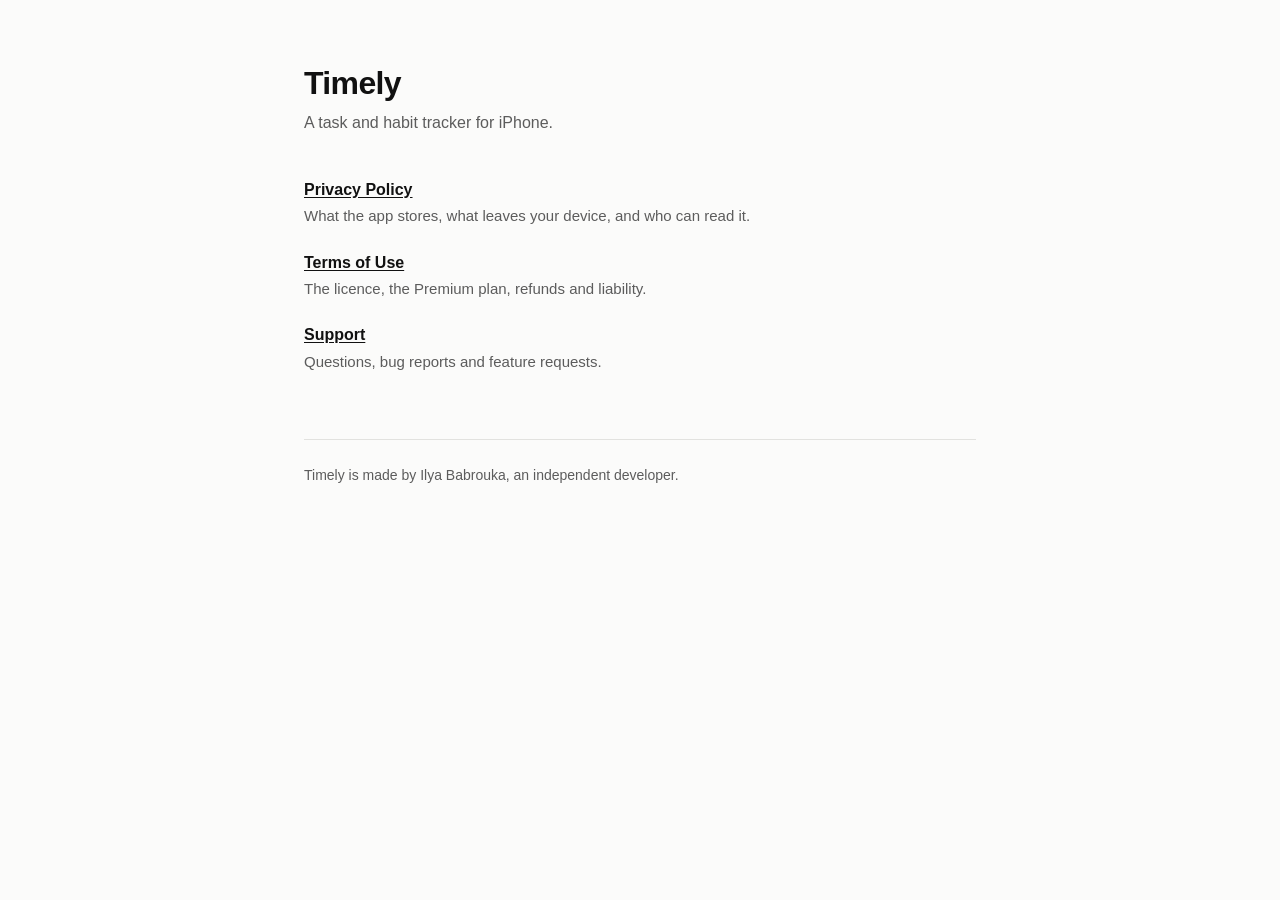
<file: index.html>
<!doctype html>
<html lang="en">
<head>
<meta charset="utf-8">
<meta name="viewport" content="width=device-width, initial-scale=1">
<title>Timely</title>
<link rel="stylesheet" href="style.css">
</head>
<body>
<main>
  <h1>Timely</h1>
  <p class="lede">A task and habit tracker for iPhone.</p>

  <ul class="home-links">
    <li>
      <a href="privacy/"><strong>Privacy Policy</strong></a>
      <span>What the app stores, what leaves your device, and who can read it.</span>
    </li>
    <li>
      <a href="terms/"><strong>Terms of Use</strong></a>
      <span>The licence, the Premium plan, refunds and liability.</span>
    </li>
    <li>
      <a href="support/"><strong>Support</strong></a>
      <span>Questions, bug reports and feature requests.</span>
    </li>
  </ul>

  <footer>
    <p>Timely is made by Ilya Babrouka, an independent developer.</p>
  </footer>
</main>
</body>
</html>
</file>
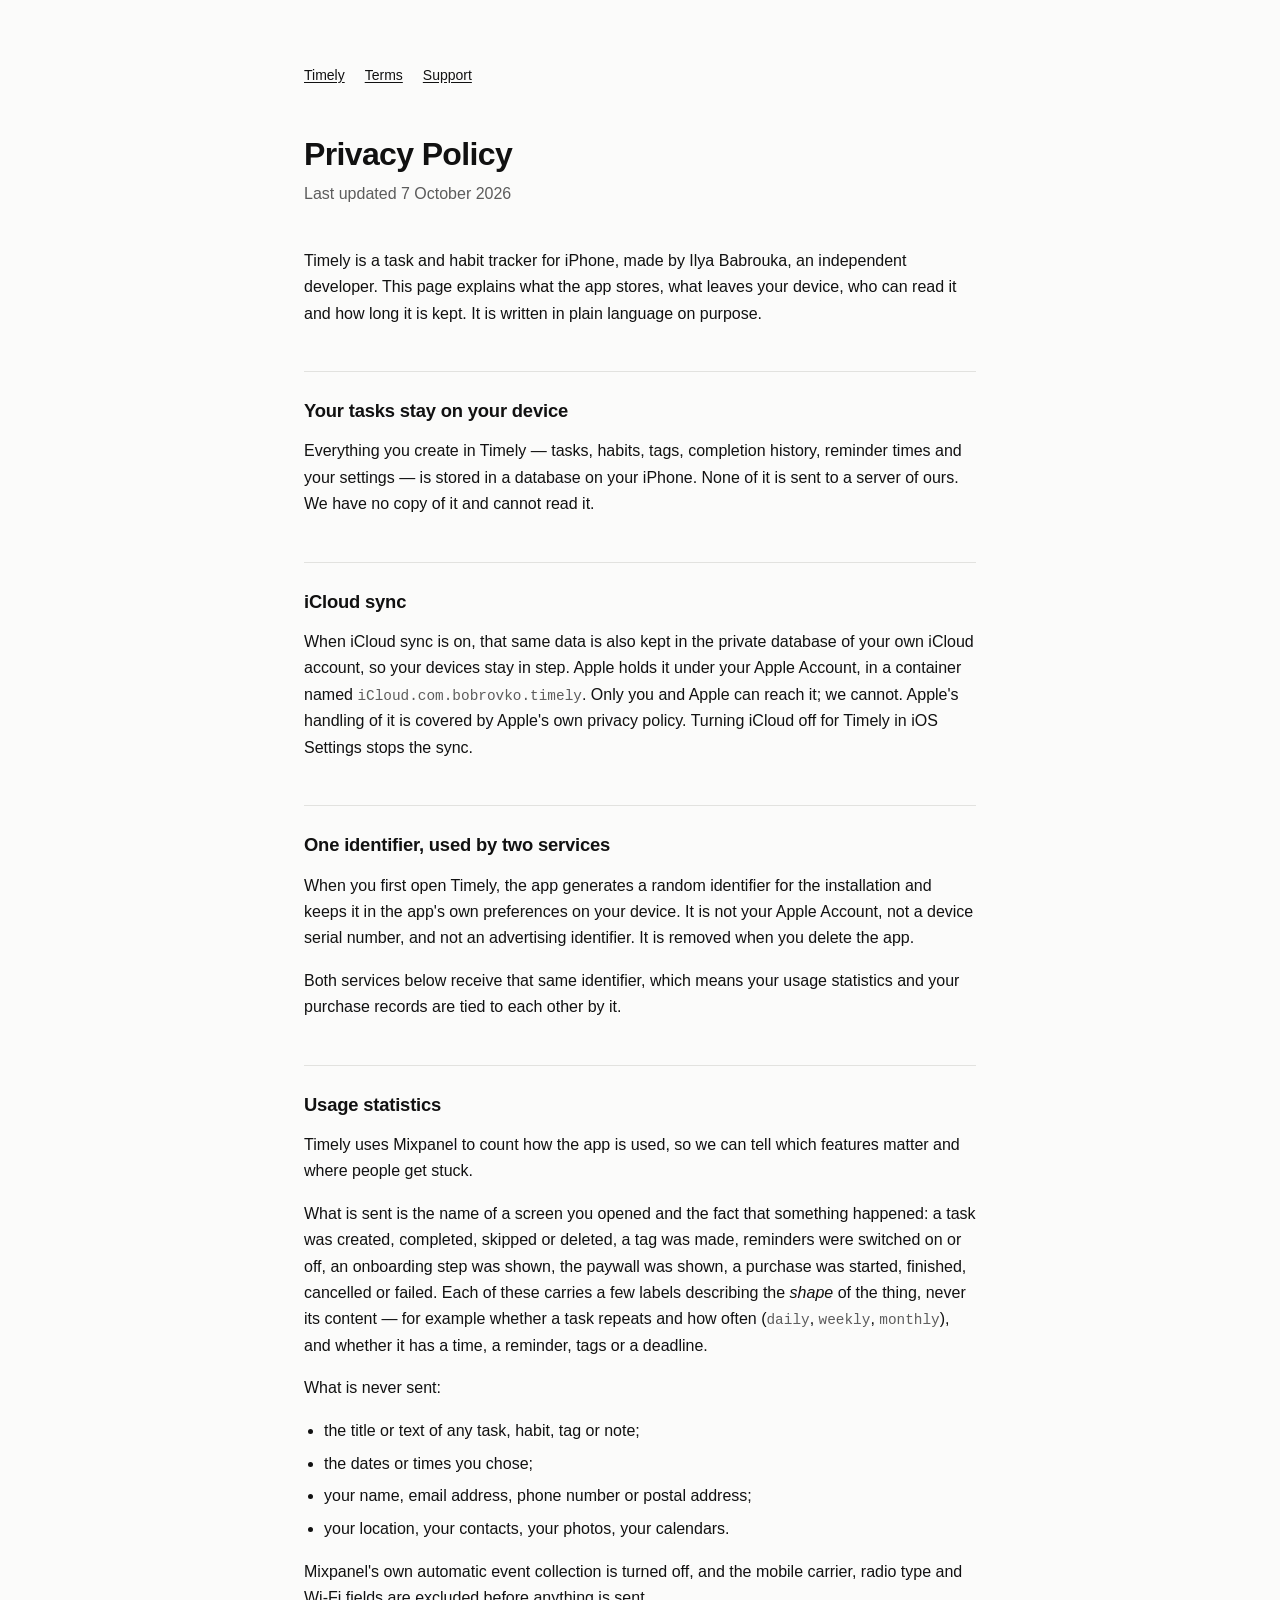
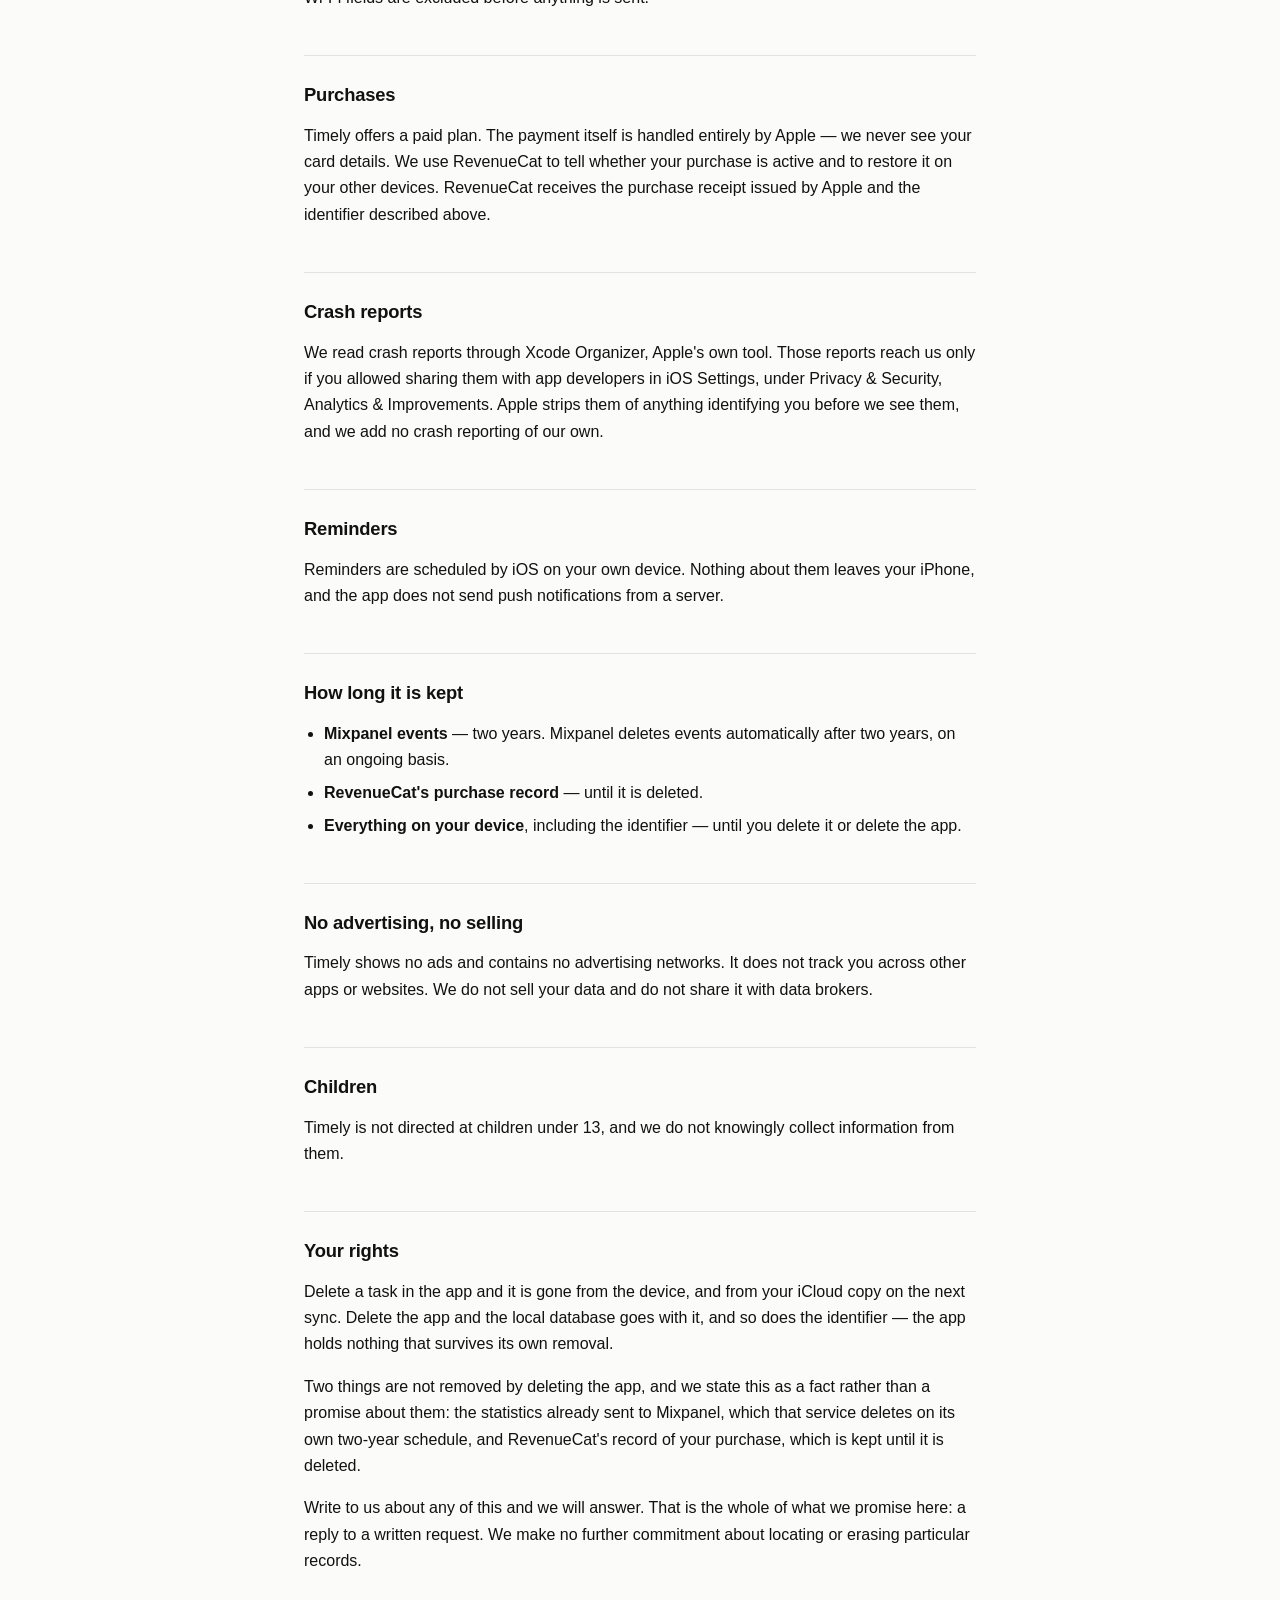
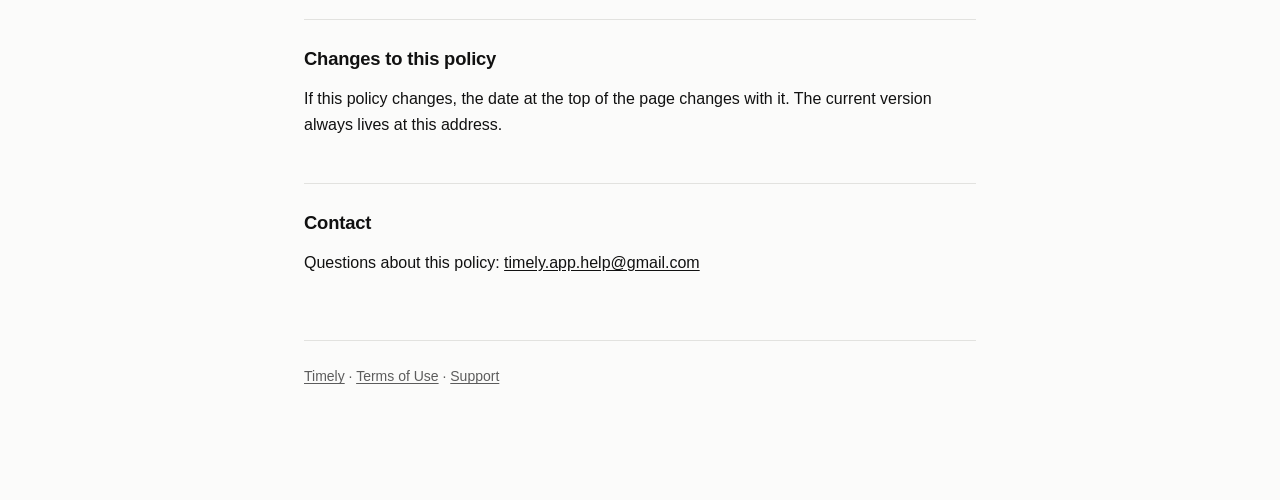
<file: privacy/index.html>
<!doctype html>
<html lang="en">
<head>
<meta charset="utf-8">
<meta name="viewport" content="width=device-width, initial-scale=1">
<title>Privacy Policy — Timely</title>
<link rel="stylesheet" href="../style.css">
</head>
<body>
<main>
  <nav><a href="../">Timely</a><a href="../terms/">Terms</a><a href="../support/">Support</a></nav>

  <h1>Privacy Policy</h1>
  <p class="lede">Last updated 7 October 2026</p>

  <p>Timely is a task and habit tracker for iPhone, made by Ilya Babrouka, an independent
  developer. This page explains what the app stores, what leaves your device, who can read it
  and how long it is kept. It is written in plain language on purpose.</p>

  <h2>Your tasks stay on your device</h2>
  <p>Everything you create in Timely — tasks, habits, tags, completion history, reminder
  times and your settings — is stored in a database on your iPhone. None of it is sent to a
  server of ours. We have no copy of it and cannot read it.</p>

  <h2>iCloud sync</h2>
  <p>When iCloud sync is on, that same data is also kept in the private database of your own
  iCloud account, so your devices stay in step. Apple holds it under your Apple Account, in a
  container named <code>iCloud.com.bobrovko.timely</code>. Only you and Apple can reach it; we
  cannot. Apple's handling of it is covered by Apple's own privacy policy. Turning iCloud off
  for Timely in iOS Settings stops the sync.</p>

  <h2>One identifier, used by two services</h2>
  <p>When you first open Timely, the app generates a random identifier for the installation
  and keeps it in the app's own preferences on your device. It is not your Apple Account, not
  a device serial number, and not an advertising identifier. It is removed when you delete the
  app.</p>
  <p>Both services below receive that same identifier, which means your usage statistics and
  your purchase records are tied to each other by it.</p>

  <h2>Usage statistics</h2>
  <p>Timely uses Mixpanel to count how the app is used, so we can tell which features matter
  and where people get stuck.</p>
  <p>What is sent is the name of a screen you opened and the fact that something happened: a
  task was created, completed, skipped or deleted, a tag was made, reminders were switched on
  or off, an onboarding step was shown, the paywall was shown, a purchase was started,
  finished, cancelled or failed. Each of these carries a few labels describing the
  <em>shape</em> of the thing, never its content — for example whether a task repeats and how
  often (<code>daily</code>, <code>weekly</code>, <code>monthly</code>), and whether it has a
  time, a reminder, tags or a deadline.</p>
  <p>What is never sent:</p>
  <ul>
    <li>the title or text of any task, habit, tag or note;</li>
    <li>the dates or times you chose;</li>
    <li>your name, email address, phone number or postal address;</li>
    <li>your location, your contacts, your photos, your calendars.</li>
  </ul>
  <p>Mixpanel's own automatic event collection is turned off, and the mobile carrier, radio
  type and Wi-Fi fields are excluded before anything is sent.</p>

  <h2>Purchases</h2>
  <p>Timely offers a paid plan. The payment itself is handled entirely by Apple — we never
  see your card details. We use RevenueCat to tell whether your purchase is active and to
  restore it on your other devices. RevenueCat receives the purchase receipt issued by Apple
  and the identifier described above.</p>

  <h2>Crash reports</h2>
  <p>We read crash reports through Xcode Organizer, Apple's own tool. Those reports reach us
  only if you allowed sharing them with app developers in iOS Settings, under Privacy &amp;
  Security, Analytics &amp; Improvements. Apple strips them of anything identifying you before
  we see them, and we add no crash reporting of our own.</p>

  <h2>Reminders</h2>
  <p>Reminders are scheduled by iOS on your own device. Nothing about them leaves your
  iPhone, and the app does not send push notifications from a server.</p>

  <h2>How long it is kept</h2>
  <ul>
    <li><strong>Mixpanel events</strong> — two years. Mixpanel deletes events automatically
    after two years, on an ongoing basis.</li>
    <li><strong>RevenueCat's purchase record</strong> — until it is deleted.</li>
    <li><strong>Everything on your device</strong>, including the identifier — until you
    delete it or delete the app.</li>
  </ul>

  <h2>No advertising, no selling</h2>
  <p>Timely shows no ads and contains no advertising networks. It does not track you across
  other apps or websites. We do not sell your data and do not share it with data brokers.</p>

  <h2>Children</h2>
  <p>Timely is not directed at children under 13, and we do not knowingly collect information
  from them.</p>

  <h2>Your rights</h2>
  <p>Delete a task in the app and it is gone from the device, and from your iCloud copy on
  the next sync. Delete the app and the local database goes with it, and so does the
  identifier — the app holds nothing that survives its own removal.</p>
  <p>Two things are not removed by deleting the app, and we state this as a fact rather than
  a promise about them: the statistics already sent to Mixpanel, which that service deletes on
  its own two-year schedule, and RevenueCat's record of your purchase, which is kept until it
  is deleted.</p>
  <p>Write to us about any of this and we will answer. That is the whole of what we promise
  here: a reply to a written request. We make no further commitment about locating or erasing
  particular records.</p>

  <h2>Changes to this policy</h2>
  <p>If this policy changes, the date at the top of the page changes with it. The current
  version always lives at this address.</p>

  <h2>Contact</h2>
  <p>Questions about this policy:
  <a href="mailto:timely.app.help@gmail.com">timely.app.help@gmail.com</a></p>

  <footer>
    <p><a href="../">Timely</a> · <a href="../terms/">Terms of Use</a> · <a href="../support/">Support</a></p>
  </footer>
</main>
</body>
</html>
</file>
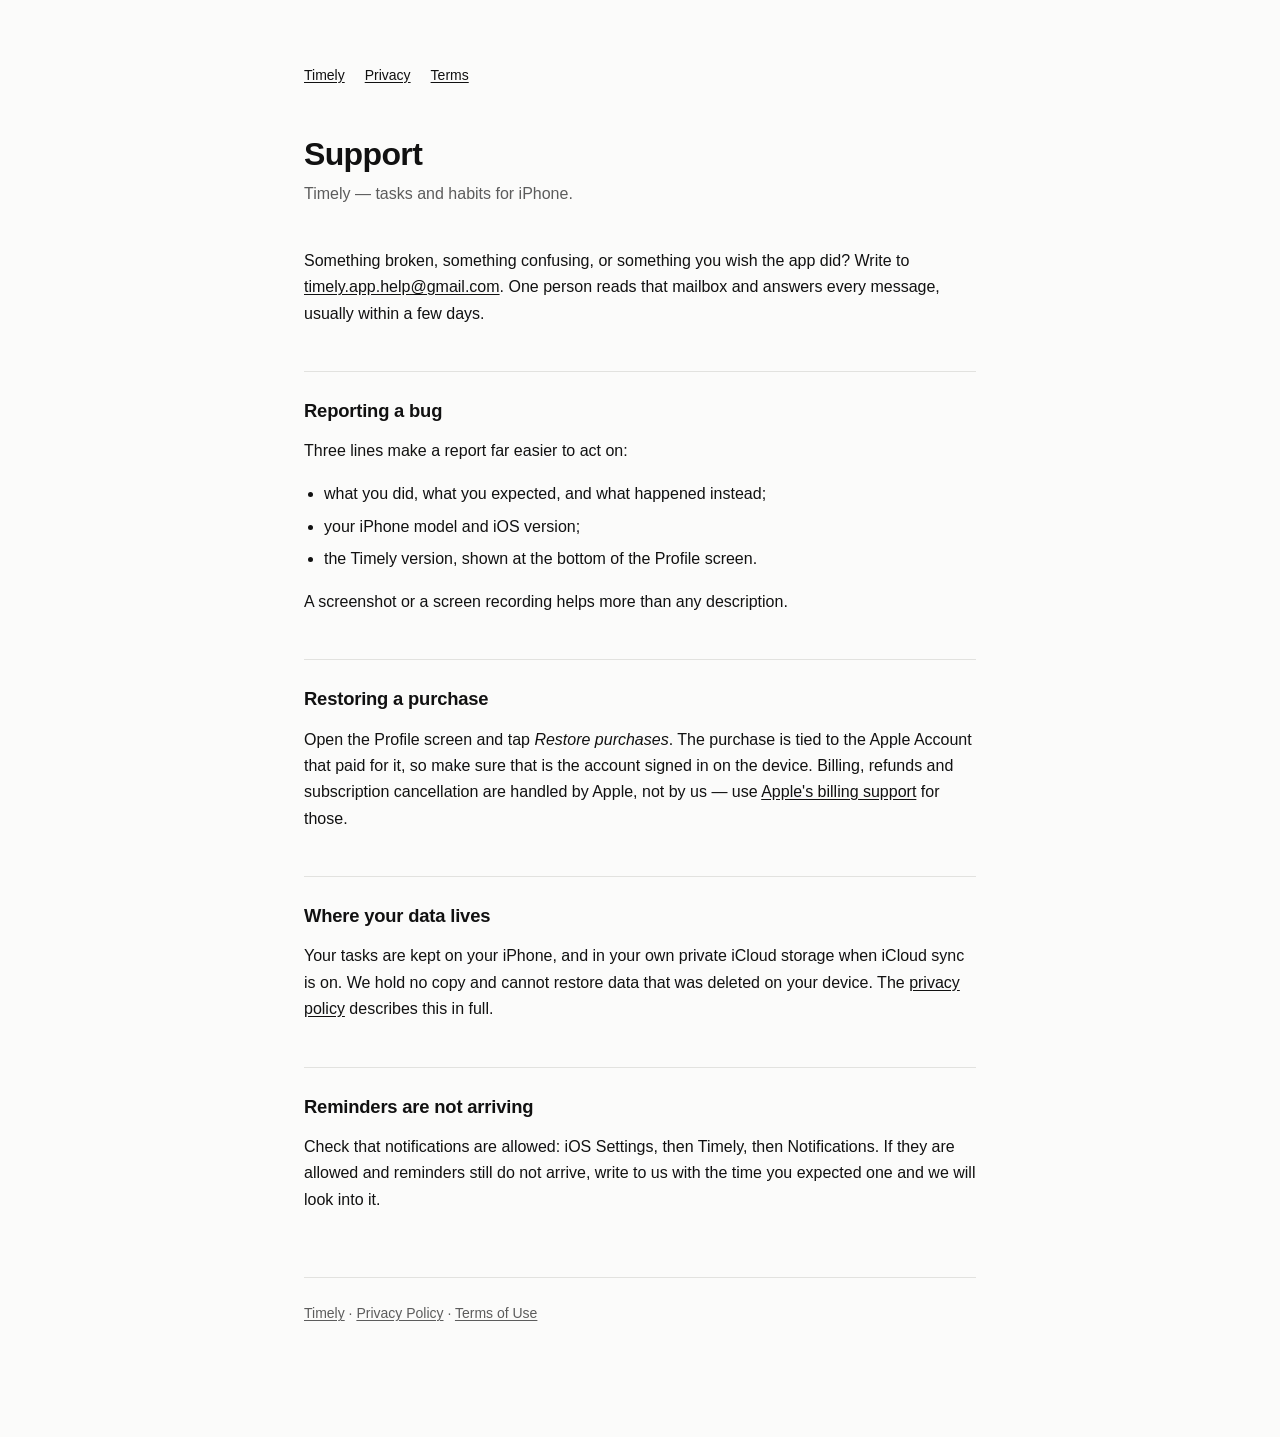
<file: support/index.html>
<!doctype html>
<html lang="en">
<head>
<meta charset="utf-8">
<meta name="viewport" content="width=device-width, initial-scale=1">
<title>Support — Timely</title>
<link rel="stylesheet" href="../style.css">
</head>
<body>
<main>
  <nav><a href="../">Timely</a><a href="../privacy/">Privacy</a><a href="../terms/">Terms</a></nav>

  <h1>Support</h1>
  <p class="lede">Timely — tasks and habits for iPhone.</p>

  <p>Something broken, something confusing, or something you wish the app did? Write to
  <a href="mailto:timely.app.help@gmail.com">timely.app.help@gmail.com</a>. One person reads
  that mailbox and answers every message, usually within a few days.</p>

  <h2>Reporting a bug</h2>
  <p>Three lines make a report far easier to act on:</p>
  <ul>
    <li>what you did, what you expected, and what happened instead;</li>
    <li>your iPhone model and iOS version;</li>
    <li>the Timely version, shown at the bottom of the Profile screen.</li>
  </ul>
  <p>A screenshot or a screen recording helps more than any description.</p>

  <h2>Restoring a purchase</h2>
  <p>Open the Profile screen and tap <em>Restore purchases</em>. The purchase is tied to the
  Apple Account that paid for it, so make sure that is the account signed in on the device.
  Billing, refunds and subscription cancellation are handled by Apple, not by us — use
  <a href="https://support.apple.com/billing">Apple's billing support</a> for those.</p>

  <h2>Where your data lives</h2>
  <p>Your tasks are kept on your iPhone, and in your own private iCloud storage when iCloud
  sync is on. We hold no copy and cannot restore data that was deleted on your device. The
  <a href="../privacy/">privacy policy</a> describes this in full.</p>

  <h2>Reminders are not arriving</h2>
  <p>Check that notifications are allowed: iOS Settings, then Timely, then Notifications. If
  they are allowed and reminders still do not arrive, write to us with the time you expected
  one and we will look into it.</p>

  <footer>
    <p><a href="../">Timely</a> · <a href="../privacy/">Privacy Policy</a> · <a href="../terms/">Terms of Use</a></p>
  </footer>
</main>
</body>
</html>
</file>
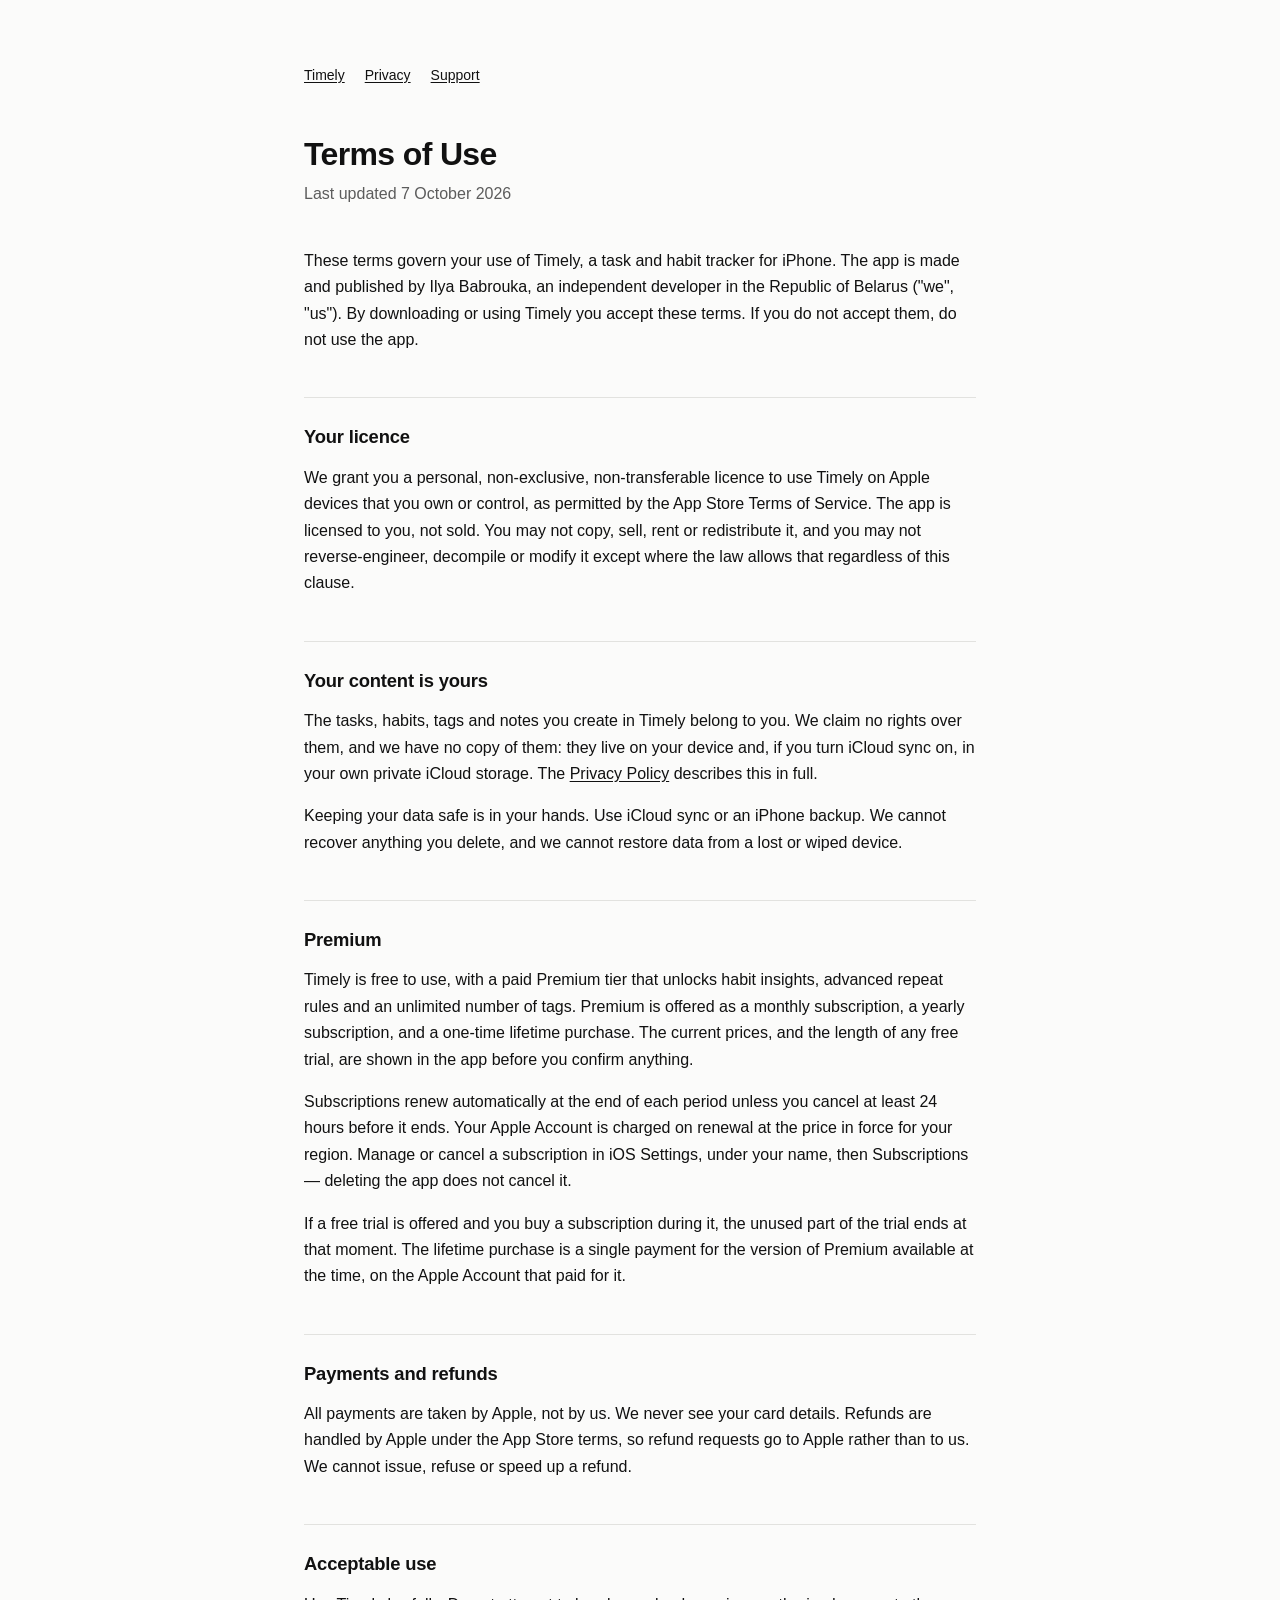
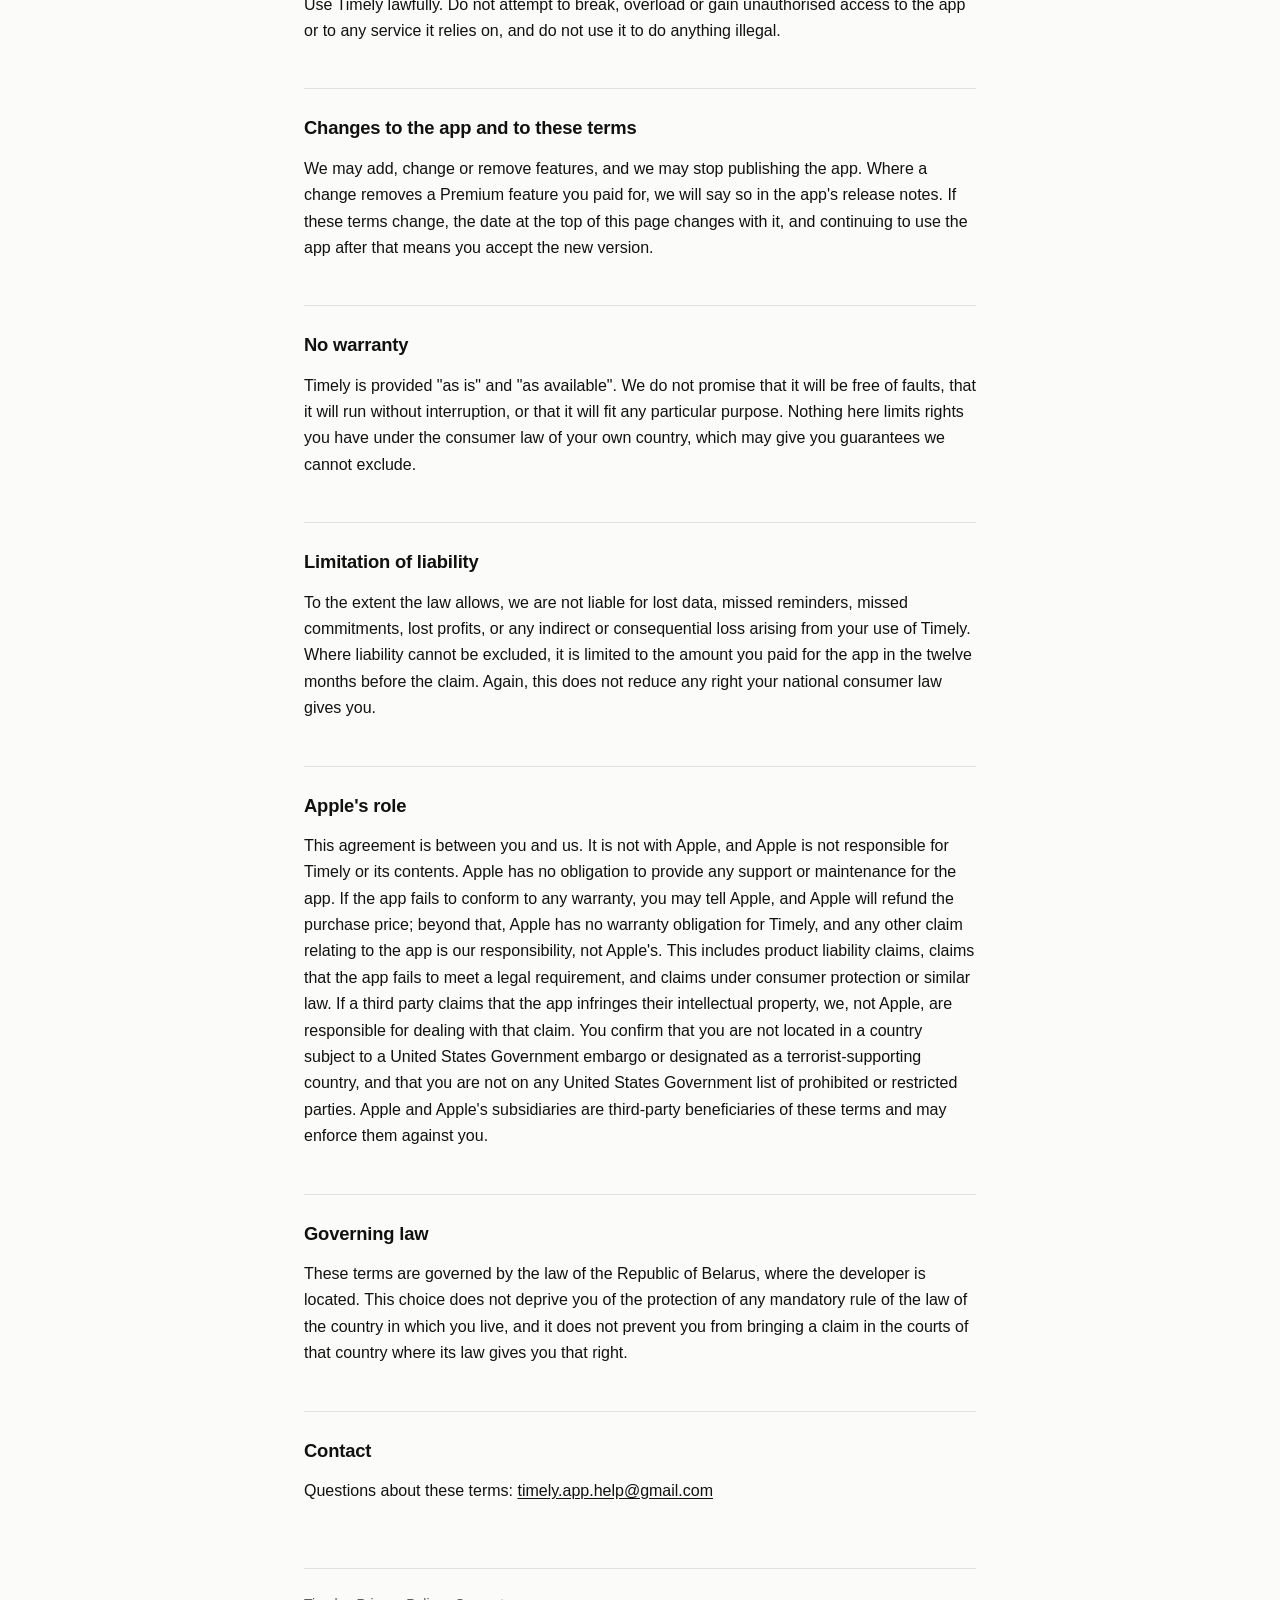
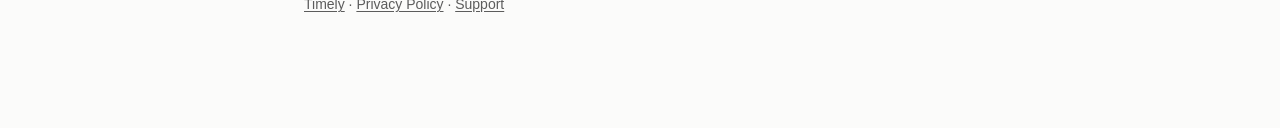
<file: terms/index.html>
<!doctype html>
<html lang="en">
<head>
<meta charset="utf-8">
<meta name="viewport" content="width=device-width, initial-scale=1">
<title>Terms of Use — Timely</title>
<link rel="stylesheet" href="../style.css">
</head>
<body>
<main>
  <nav><a href="../">Timely</a><a href="../privacy/">Privacy</a><a href="../support/">Support</a></nav>

  <h1>Terms of Use</h1>
  <p class="lede">Last updated 7 October 2026</p>

  <p>These terms govern your use of Timely, a task and habit tracker for iPhone. The app is
  made and published by Ilya Babrouka, an independent developer in the Republic of Belarus
  ("we", "us"). By downloading or using Timely you accept these terms. If you do not accept
  them, do not use the app.</p>

  <h2>Your licence</h2>
  <p>We grant you a personal, non-exclusive, non-transferable licence to use Timely on Apple
  devices that you own or control, as permitted by the App Store Terms of Service. The app is
  licensed to you, not sold. You may not copy, sell, rent or redistribute it, and you may not
  reverse-engineer, decompile or modify it except where the law allows that regardless of this
  clause.</p>

  <h2>Your content is yours</h2>
  <p>The tasks, habits, tags and notes you create in Timely belong to you. We claim no rights
  over them, and we have no copy of them: they live on your device and, if you turn iCloud
  sync on, in your own private iCloud storage. The
  <a href="../privacy/">Privacy Policy</a> describes this in full.</p>
  <p>Keeping your data safe is in your hands. Use iCloud sync or an iPhone backup. We cannot
  recover anything you delete, and we cannot restore data from a lost or wiped device.</p>

  <h2>Premium</h2>
  <p>Timely is free to use, with a paid Premium tier that unlocks habit insights, advanced
  repeat rules and an unlimited number of tags. Premium is offered as a monthly subscription,
  a yearly subscription, and a one-time lifetime purchase. The current prices, and the length
  of any free trial, are shown in the app before you confirm anything.</p>
  <p>Subscriptions renew automatically at the end of each period unless you cancel at least
  24 hours before it ends. Your Apple Account is charged on renewal at the price in force for
  your region. Manage or cancel a subscription in iOS Settings, under your name, then
  Subscriptions — deleting the app does not cancel it.</p>
  <p>If a free trial is offered and you buy a subscription during it, the unused part of the
  trial ends at that moment. The lifetime purchase is a single payment for the version of
  Premium available at the time, on the Apple Account that paid for it.</p>

  <h2>Payments and refunds</h2>
  <p>All payments are taken by Apple, not by us. We never see your card details. Refunds are
  handled by Apple under the App Store terms, so refund requests go to Apple rather than to
  us. We cannot issue, refuse or speed up a refund.</p>

  <h2>Acceptable use</h2>
  <p>Use Timely lawfully. Do not attempt to break, overload or gain unauthorised access to
  the app or to any service it relies on, and do not use it to do anything illegal.</p>

  <h2>Changes to the app and to these terms</h2>
  <p>We may add, change or remove features, and we may stop publishing the app. Where a
  change removes a Premium feature you paid for, we will say so in the app's release notes. If
  these terms change, the date at the top of this page changes with it, and continuing to use
  the app after that means you accept the new version.</p>

  <h2>No warranty</h2>
  <p>Timely is provided "as is" and "as available". We do not promise that it will be free of
  faults, that it will run without interruption, or that it will fit any particular purpose.
  Nothing here limits rights you have under the consumer law of your own country, which may
  give you guarantees we cannot exclude.</p>

  <h2>Limitation of liability</h2>
  <p>To the extent the law allows, we are not liable for lost data, missed reminders, missed
  commitments, lost profits, or any indirect or consequential loss arising from your use of
  Timely. Where liability cannot be excluded, it is limited to the amount you paid for the app
  in the twelve months before the claim. Again, this does not reduce any right your national
  consumer law gives you.</p>

  <h2>Apple's role</h2>
  <p>This agreement is between you and us. It is not with Apple, and Apple is not responsible
  for Timely or its contents. Apple has no obligation to provide any support or maintenance
  for the app. If the app fails to conform to any warranty, you may tell Apple, and Apple will
  refund the purchase price; beyond that, Apple has no warranty obligation for Timely, and any
  other claim relating to the app is our responsibility, not Apple's. This includes product
  liability claims, claims that the app fails to meet a legal requirement, and claims under
  consumer protection or similar law. If a third party claims that the app infringes their
  intellectual property, we, not Apple, are responsible for dealing with that claim. You
  confirm that you are not located in a country subject to a United States Government embargo
  or designated as a terrorist-supporting country, and that you are not on any United States
  Government list of prohibited or restricted parties. Apple and Apple's subsidiaries are
  third-party beneficiaries of these terms and may enforce them against you.</p>

  <h2>Governing law</h2>
  <p>These terms are governed by the law of the Republic of Belarus, where the developer is
  located. This choice does not deprive you of the protection of any mandatory rule of the law
  of the country in which you live, and it does not prevent you from bringing a claim in the
  courts of that country where its law gives you that right.</p>

  <h2>Contact</h2>
  <p>Questions about these terms:
  <a href="mailto:timely.app.help@gmail.com">timely.app.help@gmail.com</a></p>

  <footer>
    <p><a href="../">Timely</a> · <a href="../privacy/">Privacy Policy</a> · <a href="../support/">Support</a></p>
  </footer>
</main>
</body>
</html>
</file>
<file: style.css>
:root {
  color-scheme: light dark;
  --ink: #111111;
  --ink-dim: #5c5c5c;
  --surface: #fbfbfa;
  --rule: #e2e2df;
}

@media (prefers-color-scheme: dark) {
  :root {
    --ink: #f4f4f2;
    --ink-dim: #a0a09c;
    --surface: #0b0b0b;
    --rule: #262625;
  }
}

* { box-sizing: border-box; }

body {
  margin: 0;
  padding: 4rem 1.5rem 6rem;
  background: var(--surface);
  color: var(--ink);
  font: 1rem/1.65 -apple-system, BlinkMacSystemFont, "Segoe UI", Roboto, Helvetica, Arial, sans-serif;
  -webkit-text-size-adjust: 100%;
}

main { max-width: 42rem; margin: 0 auto; }

h1 {
  font-size: 2rem;
  line-height: 1.2;
  letter-spacing: -0.02em;
  margin: 0 0 0.5rem;
}

h2 {
  font-size: 1.15rem;
  letter-spacing: -0.01em;
  margin: 2.75rem 0 0.75rem;
  padding-top: 1.5rem;
  border-top: 1px solid var(--rule);
}

p, ul { margin: 0 0 1rem; }
ul { padding-left: 1.25rem; }
li { margin-bottom: 0.4rem; }

a { color: inherit; text-decoration: underline; text-underline-offset: 0.15em; }
a:hover { color: var(--ink-dim); }

.lede { color: var(--ink-dim); margin-bottom: 2.5rem; }
.meta { color: var(--ink-dim); font-size: 0.875rem; }

code {
  font-family: ui-monospace, SFMono-Regular, Menlo, monospace;
  font-size: 0.9em;
  color: var(--ink-dim);
}

nav { margin-bottom: 3rem; font-size: 0.875rem; }
nav a { margin-right: 1.25rem; }

footer {
  margin-top: 4rem;
  padding-top: 1.5rem;
  border-top: 1px solid var(--rule);
  color: var(--ink-dim);
  font-size: 0.875rem;
}

.home-links { list-style: none; padding: 0; }
.home-links li { margin-bottom: 1.25rem; }
.home-links strong { display: block; font-weight: 600; }
.home-links span { color: var(--ink-dim); font-size: 0.9375rem; }
</file>
